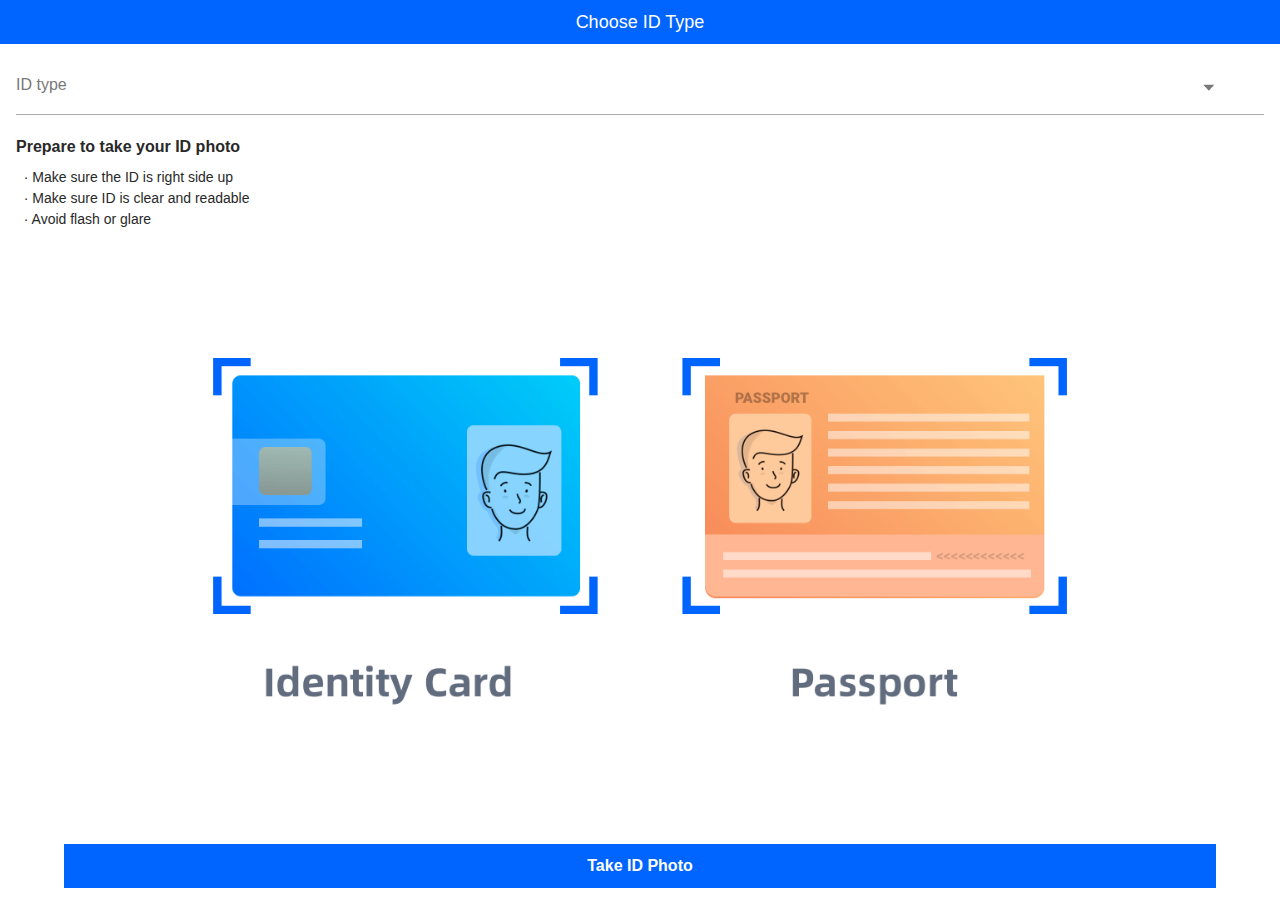
<file: advanced/webrealid-demo/src/main/resources/static/index.html>
<!DOCTYPE html>
<html lang="en">
<head>
  <meta charset="UTF-8">
  <meta name="viewport" content="width=device-width, initial-scale=1.0">
  <title>web-realid</title>
  <link rel="stylesheet" type="text/css" href="./css/home.css">
</head>
<body>
  <div class="routerView">
    <div class="zNavigationBar">Choose ID Type</div>
    <div class="mainContainer">
      <div class="cellContainer">
        <div class="zListLabel" id="zListLabel">ID type</div>
        <select class="zListContent zSelector" name="select" id="zListContent" onchange="onchange" onfocus="onFocus()">
          <option></option>
          <option disabled value="-1">Please select</option>
        </select>
        <div class="zHelperMsg" id="zHelperMsg"></div>
      </div>
      <div class="tipHeader">Prepare to take your ID photo</div>
      <div class="tipText">&nbsp;&nbsp;· Make sure the ID is right side up<br/>&nbsp;&nbsp;· Make sure ID is clear and readable<br/>&nbsp;&nbsp;· Avoid flash or glare</div>
      <img class="docGuideImage" src="./image/docguide.png" alt="">
    </div>
    <div class="footer">
      <div class="zBottomButton" onclick="takePhoto()">Take ID Photo</div>
    </div>
  </div>
</body>

<script src="./js/utils.js"></script>
<script src="./pagejs/home.js"></script>
</html>
</file>
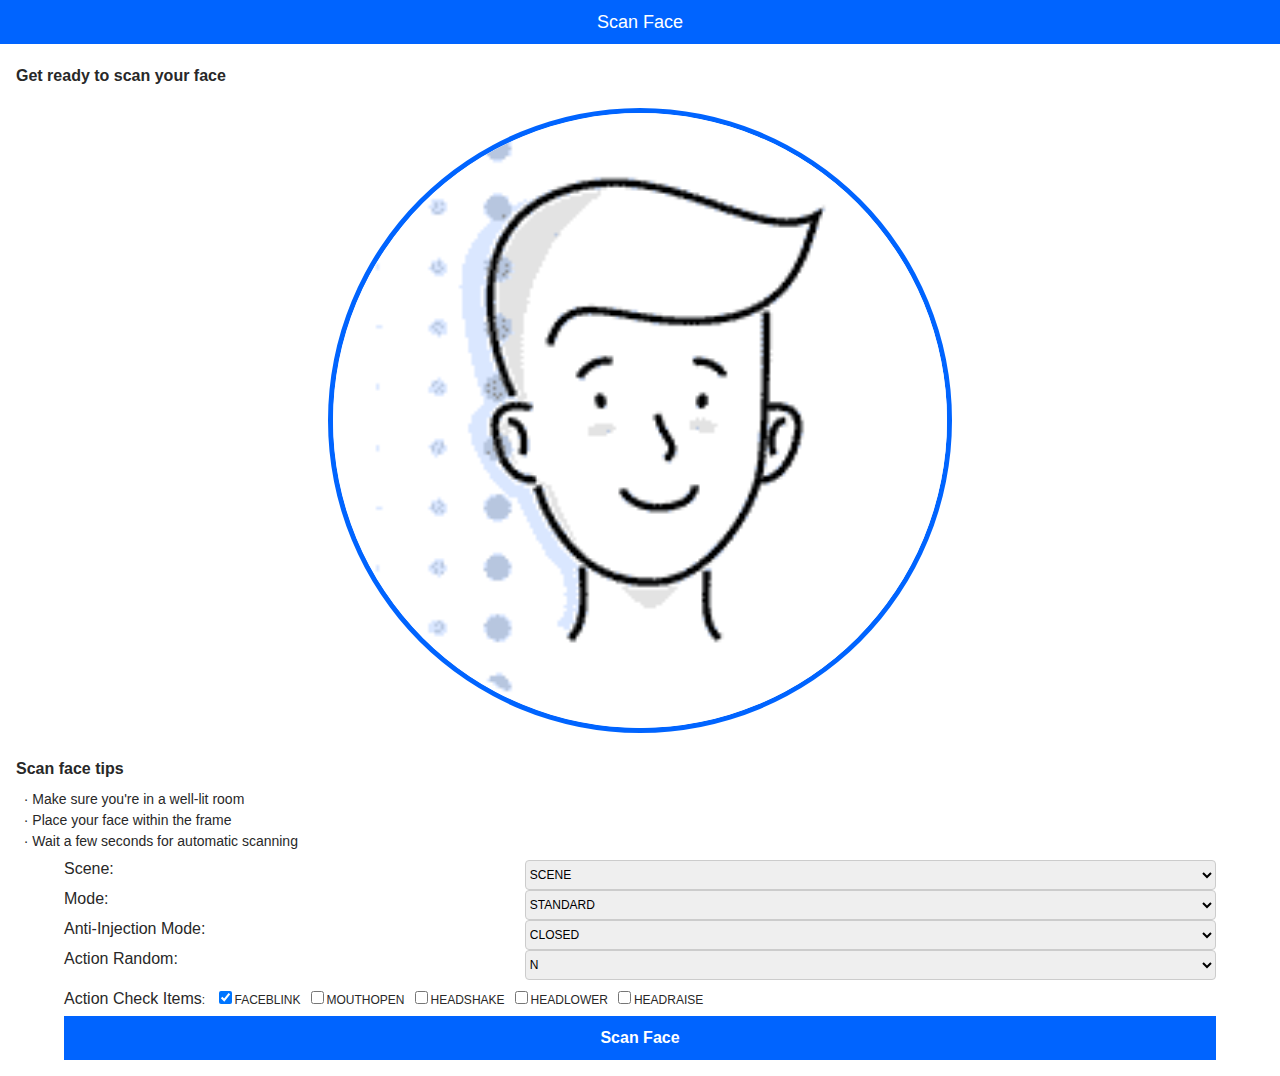
<file: basic/connect-h5/src/main/resources/static/index.html>
<!DOCTYPE html>
<!--
  ~ Copyright (c) 2020 ZOLOZ PTE.LTD.
  ~
  ~ Permission is hereby granted, free of charge, to any person obtaining a copy
  ~ of this software and associated documentation files (the "Software"), to deal
  ~ in the Software without restriction, including without limitation the rights
  ~ to use, copy, modify, merge, publish, distribute, sublicense, and/or sell
  ~ copies of the Software, and to permit persons to whom the Software is
  ~ furnished to do so, subject to the following conditions:
  ~
  ~ The above copyright notice and this permission notice shall be included in all
  ~ copies or substantial portions of the Software.
  ~
  ~ THE SOFTWARE IS PROVIDED "AS IS", WITHOUT WARRANTY OF ANY KIND, EXPRESS OR
  ~ IMPLIED, INCLUDING BUT NOT LIMITED TO THE WARRANTIES OF MERCHANTABILITY,
  ~ FITNESS FOR A PARTICULAR PURPOSE AND NONINFRINGEMENT. IN NO EVENT SHALL THE
  ~ AUTHORS OR COPYRIGHT HOLDERS BE LIABLE FOR ANY CLAIM, DAMAGES OR OTHER
  ~ LIABILITY, WHETHER IN AN ACTION OF CONTRACT, TORT OR OTHERWISE, ARISING FROM,
  ~ OUT OF OR IN CONNECTION WITH THE SOFTWARE OR THE USE OR OTHER DEALINGS IN THE
  ~ SOFTWARE.
  -->

<html lang="en">
  <head>
    <meta charset="UTF-8" />
    <meta name="viewport" content="width=device-width, initial-scale=1.0" />
    <title>web-connect</title>
    <link rel="stylesheet" type="text/css" href="./css/index.css" />
  </head>

  <body>
    <div class="routerView">
      <div class="zNavigationBar">Scan Face</div>
      <div class="mainContainer">
        <div class="tipHeader">Get ready to scan your face</div>
        <div class="imgContainer">
          <div class="gifContainer">
            <img class="faceGuideImage" src="./image/faceguide.gif" />
          </div>
        </div>
        <div class="tipHeader">Scan face tips</div>
        <div class="tipText">
          &nbsp;&nbsp;· Make sure you're in a well-lit room<br />&nbsp;&nbsp;·
          Place your face within the frame<br />&nbsp;&nbsp;· Wait a few seconds
          for automatic scanning
        </div>
      </div>
      <div class="selectContainer">
        <div class="selectBtnDiv">
          <label>Scene:</label>
          <select class="selectBtn" id="sceneCode">
            <option value="" selected disabled>SCENE</option>
          </select>
        </div>
        <div class="selectBtnDiv">
          <label>Mode:</label>
          <select class="selectBtn" id="livenessMode"></select>
        </div>
        <div class="selectBtnDiv">
          <label>Anti-Injection Mode:</label>
          <select class="selectBtn" id="antiInjectionMode"></select>
        </div>
        <div class="selectBtnDiv">
          <label>Action Random:</label>
          <select class="selectBtn" id="actionRandom"></select>
        </div>
      </div>
      <div class="selectContainer checkbox" id="actionCheckItems">
        <label>Action Check Items</label>:
      </div>
      <!-- <div class="selectContainer checkbox" id="actionFrame">
        <label>Action Frame:</label>
      </div> -->
      <div class="footer">
        <div>
          <div class="zBottomButton" onclick="scanFace()">Scan Face</div>
        </div>
      </div>
    </div>
  </body>
  <script src="./js/utils.js"></script>
  <script src="./pagejs/index.js"></script>
</html>
</file>
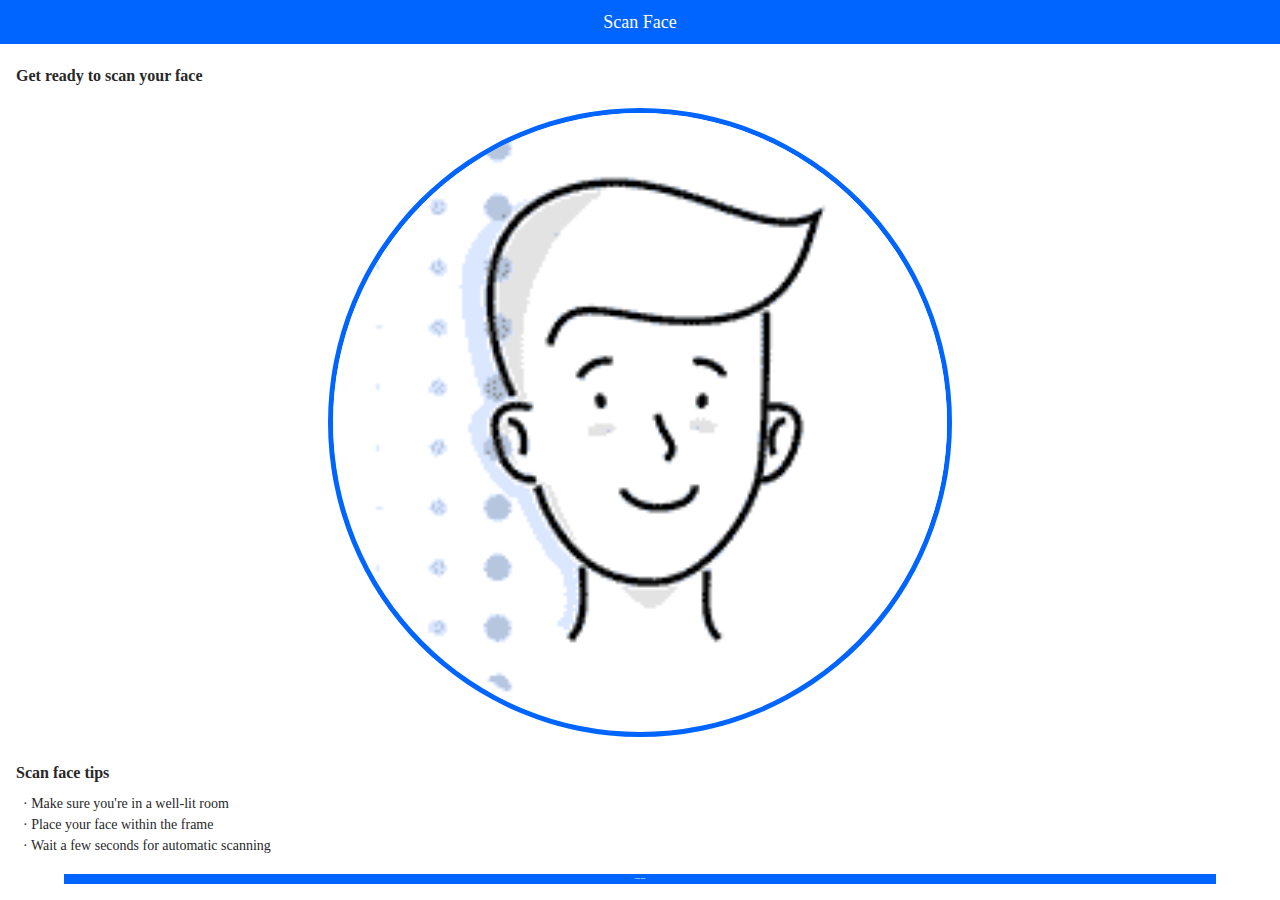
<file: basic/facecapture-h5/src/main/resources/static/index.html>
<!DOCTYPE html>
<!--
  ~ Copyright (c) 2020 ZOLOZ PTE.LTD.
  ~
  ~ Permission is hereby granted, free of charge, to any person obtaining a copy
  ~ of this software and associated documentation files (the "Software"), to deal
  ~ in the Software without restriction, including without limitation the rights
  ~ to use, copy, modify, merge, publish, distribute, sublicense, and/or sell
  ~ copies of the Software, and to permit persons to whom the Software is
  ~ furnished to do so, subject to the following conditions:
  ~
  ~ The above copyright notice and this permission notice shall be included in all
  ~ copies or substantial portions of the Software.
  ~
  ~ THE SOFTWARE IS PROVIDED "AS IS", WITHOUT WARRANTY OF ANY KIND, EXPRESS OR
  ~ IMPLIED, INCLUDING BUT NOT LIMITED TO THE WARRANTIES OF MERCHANTABILITY,
  ~ FITNESS FOR A PARTICULAR PURPOSE AND NONINFRINGEMENT. IN NO EVENT SHALL THE
  ~ AUTHORS OR COPYRIGHT HOLDERS BE LIABLE FOR ANY CLAIM, DAMAGES OR OTHER
  ~ LIABILITY, WHETHER IN AN ACTION OF CONTRACT, TORT OR OTHERWISE, ARISING FROM,
  ~ OUT OF OR IN CONNECTION WITH THE SOFTWARE OR THE USE OR OTHER DEALINGS IN THE
  ~ SOFTWARE.
  -->

<html lang="en">
<head>
  <meta charset="UTF-8">
  <meta name="viewport" content="width=device-width, initial-scale=1.0">
  <title>web-facecapture</title>
  <link rel="stylesheet" type="text/css" href="./css/home.css">
</head>
<body>
<div class="routerView">
  <div class="zNavigationBar">
      Scan Face
  </div>
  <div class="mainContainer">
    <div class="tipHeader">
      Get ready to scan your face
    </div>
    <div class="imgContainer">
      <div class="gifContainer">
        <img class="faceGuideImage" src="./image/faceguide.gif">
      </div>
    </div>
    <div class="tipHeader">
      Scan face tips
    </div>
    <div class="tipText">
      &nbsp;&nbsp;· Make sure you're in a well-lit room<br/>&nbsp;&nbsp;· Place your face within the frame<br/>&nbsp;&nbsp;· Wait a few seconds for automatic scanning
    </div>
  </div>
  <div class="footer">
    <div>
      <div class="zBottomButton" onclick="scanFace()">Scan Face</div>
    </div>
  </div>
</div>
</body>

<script src="./js/utils.js"></script>
<script src="./pagejs/home.js"></script>
</html>
</file>
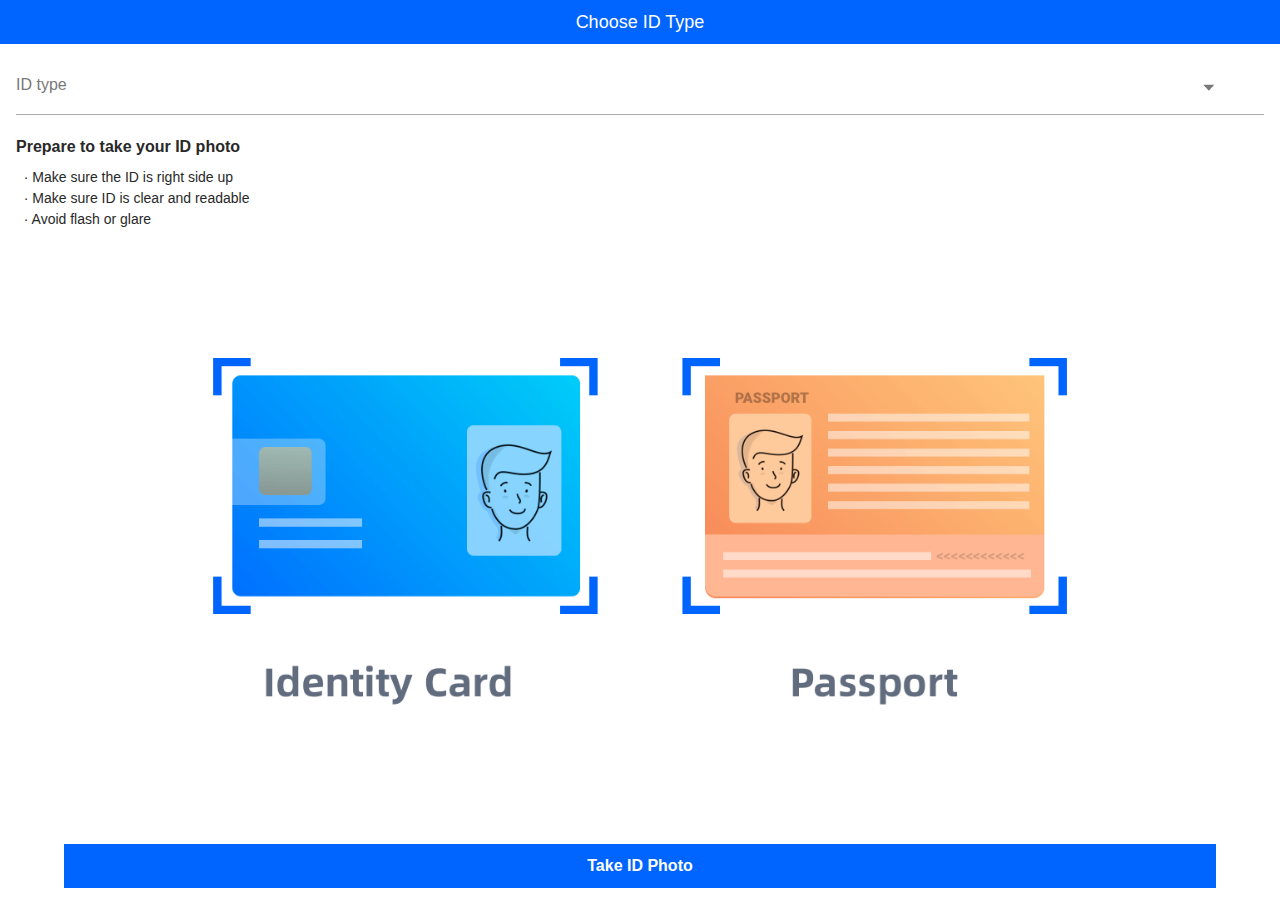
<file: basic/idrecognize-h5/src/main/resources/static/index.html>
<!DOCTYPE html>
<html lang="en">
<head>
  <meta charset="UTF-8">
  <meta name="viewport" content="width=device-width, initial-scale=1.0">
  <title>web-ekyc</title>
  <link rel="stylesheet" type="text/css" href="./css/home.css">
</head>
<body>
  <div class="routerView">
    <div class="zNavigationBar">Choose ID Type</div>
    <div class="mainContainer">
      <div class="cellContainer">
        <div class="zListLabel" id="zListLabel">ID type</div>
        <select class="zListContent zSelector" name="select" id="zListContent" onchange="onchange" onfocus="onFocus()">
          <option></option>
          <option disabled value="-1">Please select</option>
        </select>
        <div class="zHelperMsg" id="zHelperMsg"></div>
      </div>
      <div class="tipHeader">Prepare to take your ID photo</div>
      <div class="tipText">&nbsp;&nbsp;· Make sure the ID is right side up<br/>&nbsp;&nbsp;· Make sure ID is clear and readable<br/>&nbsp;&nbsp;· Avoid flash or glare</div>
      <img class="docGuideImage" src="./image/docguide.png" alt="">
    </div>
    <div class="footer">
      <div class="zBottomButton" onclick="takePhoto()">Take ID Photo</div>
    </div>
  </div>
</body>

<script src="./js/utils.js"></script>
<script src="./pagejs/home.js"></script>
</html>
</file>
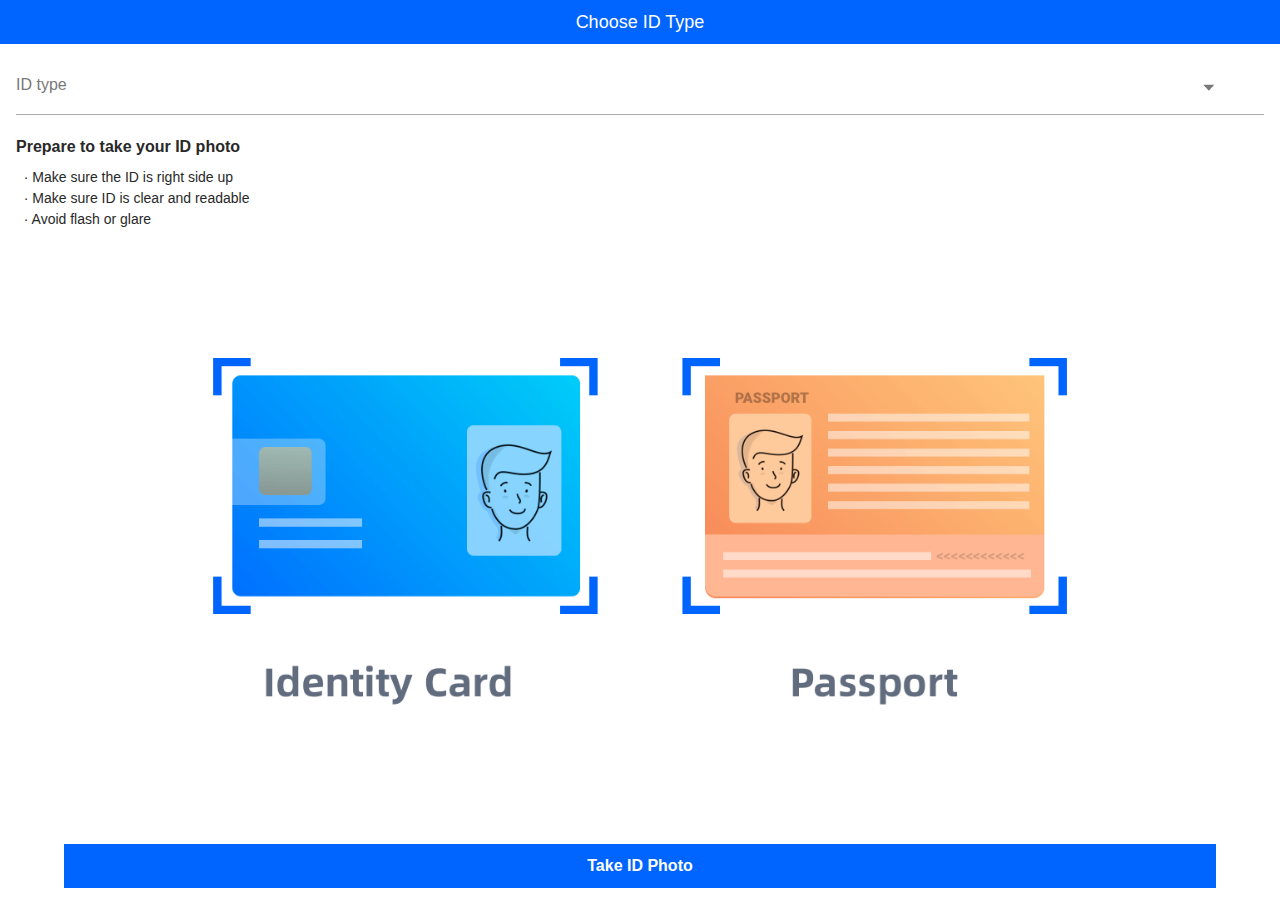
<file: basic/realid-h5/src/main/resources/static/index.html>
<!DOCTYPE html>
<html lang="en">
<head>
  <meta charset="UTF-8">
  <meta name="viewport" content="width=device-width, initial-scale=1.0">
  <title>web-realid</title>
  <link rel="stylesheet" type="text/css" href="./css/home.css">
</head>
<body>
  <div class="routerView">
    <div class="zNavigationBar">Choose ID Type</div>
    <div class="mainContainer">
      <div class="cellContainer">
        <div class="zListLabel" id="zListLabel">ID type</div>
        <select class="zListContent zSelector" name="select" id="zListContent" onchange="onchange" onfocus="onFocus()">
          <option></option>
          <option disabled value="-1">Please select</option>
        </select>
        <div class="zHelperMsg" id="zHelperMsg"></div>
      </div>
      <div class="tipHeader">Prepare to take your ID photo</div>
      <div class="tipText">&nbsp;&nbsp;· Make sure the ID is right side up<br/>&nbsp;&nbsp;· Make sure ID is clear and readable<br/>&nbsp;&nbsp;· Avoid flash or glare</div>
      <img class="docGuideImage" src="./image/docguide.png" alt="">
    </div>
    <div class="footer">
      <div class="zBottomButton" onclick="takePhoto()">Take ID Photo</div>
    </div>
  </div>
</body>

<script src="./js/utils.js"></script>
<script src="./pagejs/home.js"></script>
</html>
</file>
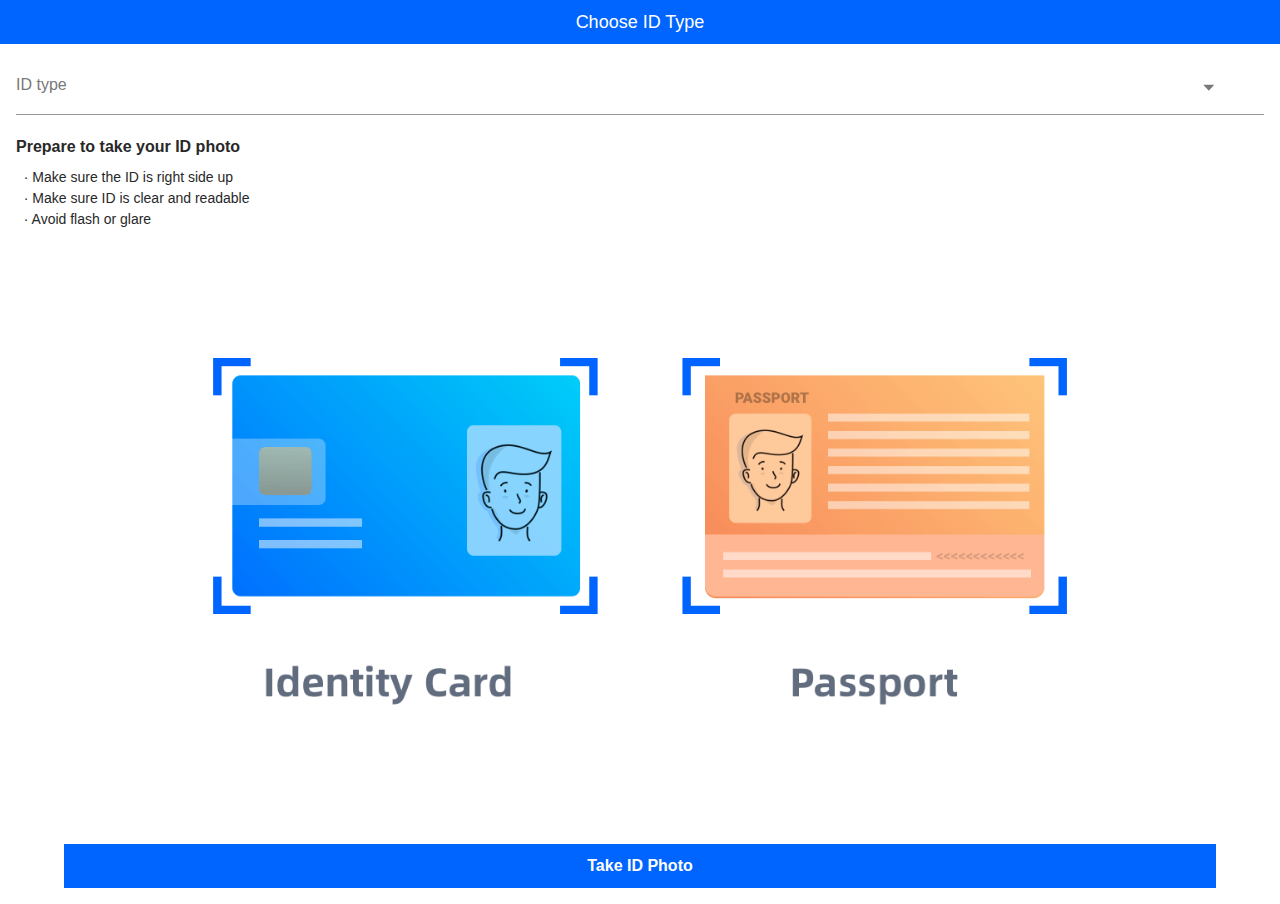
<file: advanced/webekyc-demo/src/main/resources/static/ekyc/index.html>
<!DOCTYPE html><html lang=en><head><meta charset=utf-8><meta http-equiv=X-UA-Compatible content="IE=edge"><meta name=viewport content="width=device-width,initial-scale=1,user-scalable=0,viewport-fit=cover"><link rel=icon href=favicon.ico><title>web-ekyc</title><link href=css/about.8fc609ad.css rel=prefetch><link href=js/about.d8b68bc2.js rel=prefetch><link href=css/app.36b77049.css rel=preload as=style><link href=js/app.41b34a55.js rel=preload as=script><link href=js/chunk-vendors.1047b89d.js rel=preload as=script><link href=css/app.36b77049.css rel=stylesheet></head><body><div id=app></div><script src=js/chunk-vendors.1047b89d.js></script><script src=js/app.41b34a55.js></script></body></html>
</file>
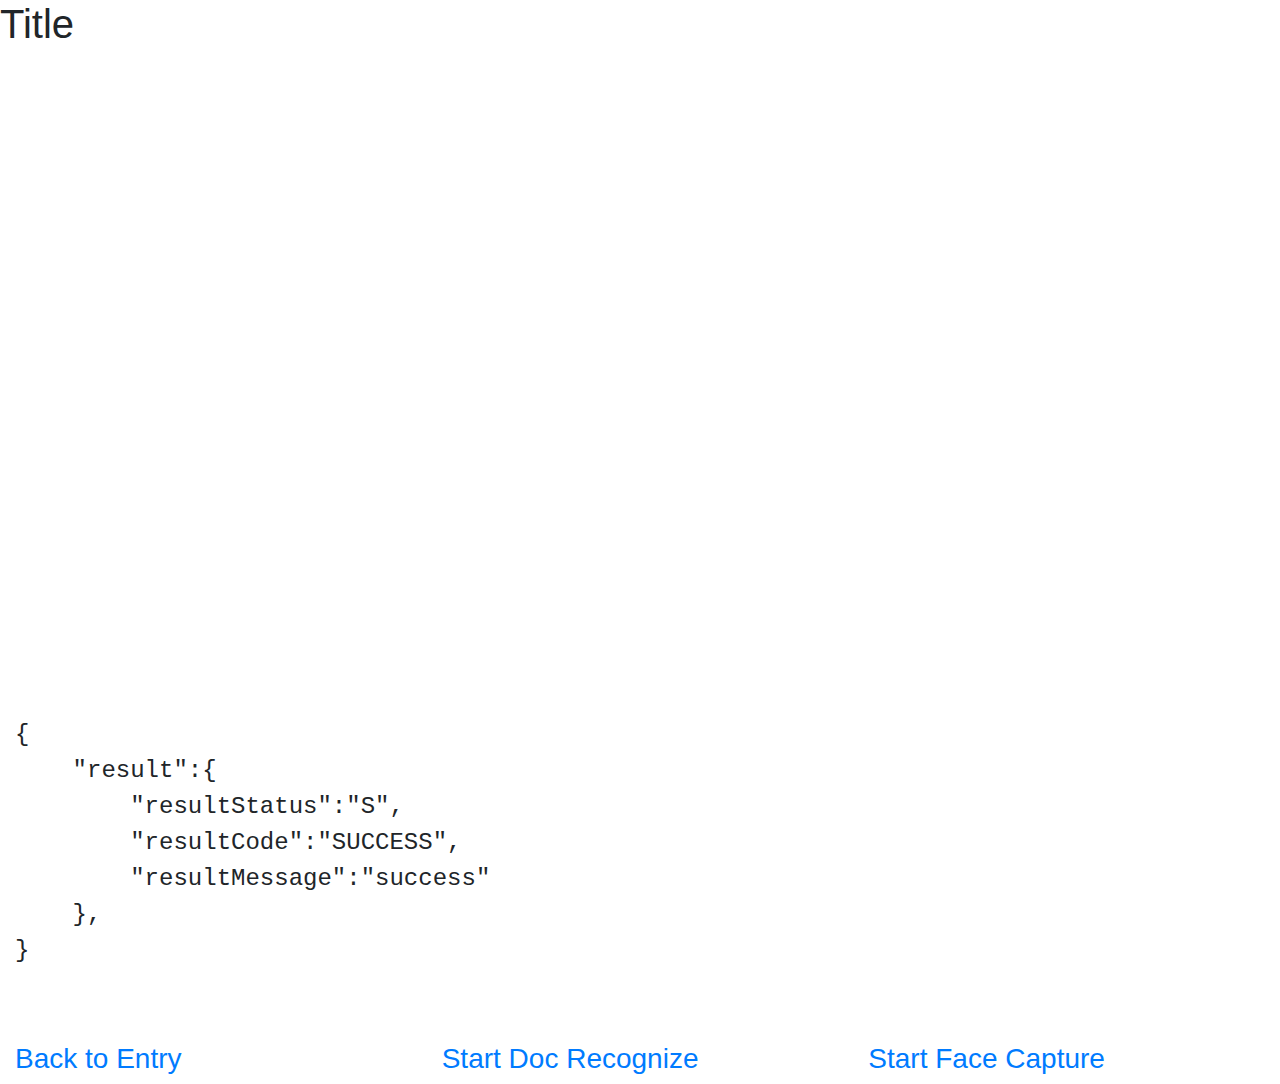
<file: basic/clientmode-bizserver/src/main/resources/templates/result.html>
<!DOCTYPE html>
<!--
  ~ Copyright (c) 2020 ZOLOZ PTE.LTD.
  ~
  ~ Permission is hereby granted, free of charge, to any person obtaining a copy
  ~ of this software and associated documentation files (the "Software"), to deal
  ~ in the Software without restriction, including without limitation the rights
  ~ to use, copy, modify, merge, publish, distribute, sublicense, and/or sell
  ~ copies of the Software, and to permit persons to whom the Software is
  ~ furnished to do so, subject to the following conditions:
  ~
  ~ The above copyright notice and this permission notice shall be included in all
  ~ copies or substantial portions of the Software.
  ~
  ~ THE SOFTWARE IS PROVIDED "AS IS", WITHOUT WARRANTY OF ANY KIND, EXPRESS OR
  ~ IMPLIED, INCLUDING BUT NOT LIMITED TO THE WARRANTIES OF MERCHANTABILITY,
  ~ FITNESS FOR A PARTICULAR PURPOSE AND NONINFRINGEMENT. IN NO EVENT SHALL THE
  ~ AUTHORS OR COPYRIGHT HOLDERS BE LIABLE FOR ANY CLAIM, DAMAGES OR OTHER
  ~ LIABILITY, WHETHER IN AN ACTION OF CONTRACT, TORT OR OTHERWISE, ARISING FROM,
  ~ OUT OF OR IN CONNECTION WITH THE SOFTWARE OR THE USE OR OTHER DEALINGS IN THE
  ~ SOFTWARE.
  -->

<html xmlns:th="http://www.thymeleaf.org">

<head>
    <title th:text="${title}">title</title>
    <link rel="stylesheet" href="https://stackpath.bootstrapcdn.com/bootstrap/4.4.1/css/bootstrap.min.css"
          integrity="sha384-Vkoo8x4CGsO3+Hhxv8T/Q5PaXtkKtu6ug5TOeNV6gBiFeWPGFN9MuhOf23Q9Ifjh" crossorigin="anonymous" />
</head>

<body>
<div class="container-fluid">

    <div class="row">
        <h1 style="text-align:center" th:text="${title}">Title</h1>
    </div>

    <div class="row">
        <div class="col">
            <img width="100%" th:src="${image}" src="[data-uri]"/>
        </div>
    </div>
    <div class="row">
        <div class="col">
                <pre>
                    <code style="font-size:x-large" th:text="${result}">
{
    "result":{
        "resultStatus":"S",
        "resultCode":"SUCCESS",
        "resultMessage":"success"
    },
}
                    </code>
                </pre>
        </div>
    </div>

    <div class="row">
        <div class="col">
            <h3><a href="/index.html">Back to Entry</a></h3>
        </div>
        <div class="col">
            <h3><a href="/doc">Start Doc Recognize</a></h3>
        </div>
        <div class="col">
            <h3><a href="/face">Start Face Capture</a></h3>
        </div>
    </div>

</div>
</body>

</html>
</file>
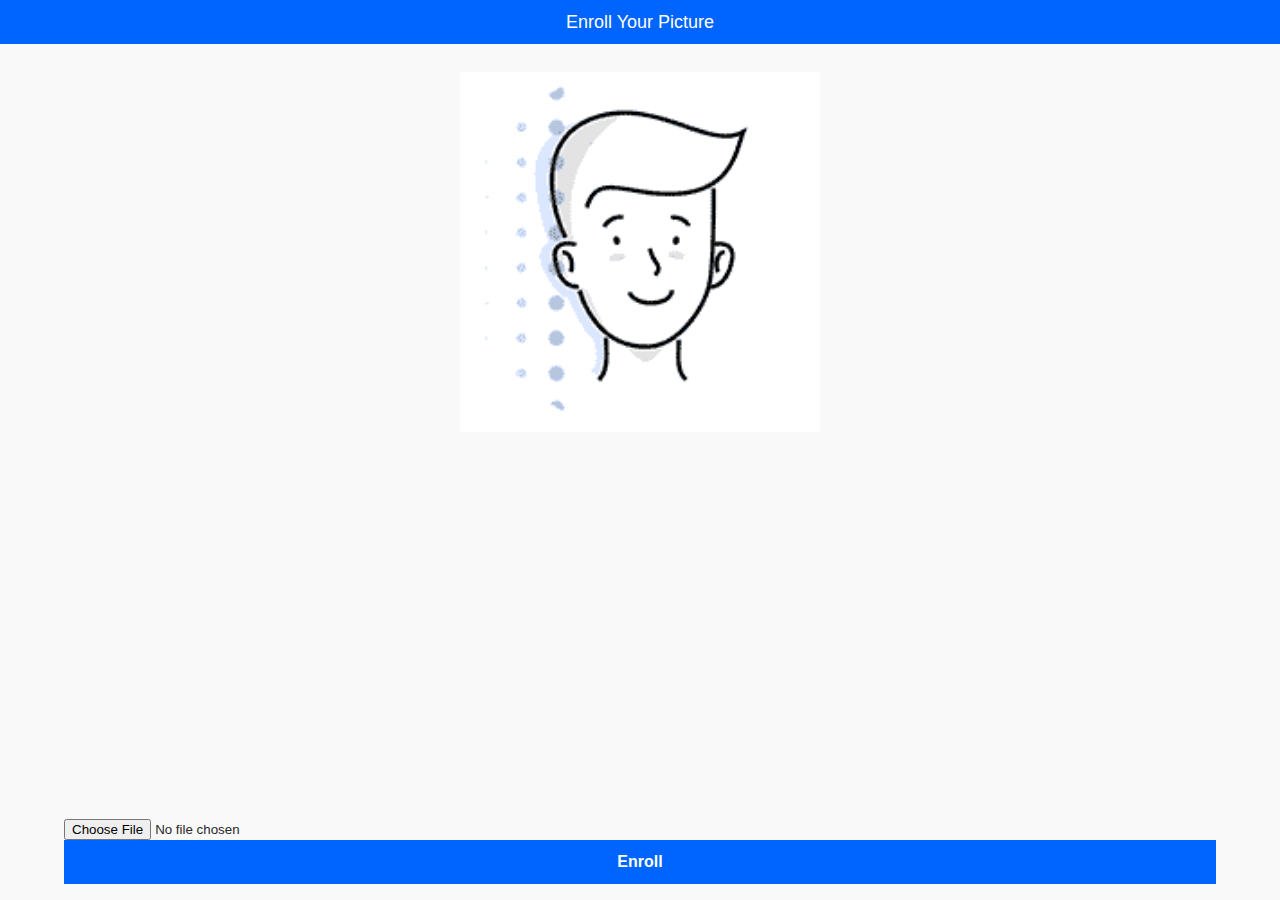
<file: basic/connect-h5/src/main/resources/static/enroll.html>
<!DOCTYPE html>
<!--
  ~ Copyright (c) 2020 ZOLOZ PTE.LTD.
  ~
  ~ Permission is hereby granted, free of charge, to any person obtaining a copy
  ~ of this software and associated documentation files (the "Software"), to deal
  ~ in the Software without restriction, including without limitation the rights
  ~ to use, copy, modify, merge, publish, distribute, sublicense, and/or sell
  ~ copies of the Software, and to permit persons to whom the Software is
  ~ furnished to do so, subject to the following conditions:
  ~
  ~ The above copyright notice and this permission notice shall be included in all
  ~ copies or substantial portions of the Software.
  ~
  ~ THE SOFTWARE IS PROVIDED "AS IS", WITHOUT WARRANTY OF ANY KIND, EXPRESS OR
  ~ IMPLIED, INCLUDING BUT NOT LIMITED TO THE WARRANTIES OF MERCHANTABILITY,
  ~ FITNESS FOR A PARTICULAR PURPOSE AND NONINFRINGEMENT. IN NO EVENT SHALL THE
  ~ AUTHORS OR COPYRIGHT HOLDERS BE LIABLE FOR ANY CLAIM, DAMAGES OR OTHER
  ~ LIABILITY, WHETHER IN AN ACTION OF CONTRACT, TORT OR OTHERWISE, ARISING FROM,
  ~ OUT OF OR IN CONNECTION WITH THE SOFTWARE OR THE USE OR OTHER DEALINGS IN THE
  ~ SOFTWARE.
  -->

<html lang="en">
  <head>
    <meta charset="UTF-8" />
    <meta name="viewport" content="width=device-width, initial-scale=1.0" />
    <title>web-connect</title>
    <link rel="stylesheet" type="text/css" href="./css/enroll.css" />
  </head>

  <body>
    <div class="routerView">
      <div class="zNavigationBar">Enroll Your Picture</div>
      <div class="resultMainContainer">
        <div class="imageContainer">
          <img id="faceImage" class="image" src="./image/faceguide.gif" />
        </div>
      </div>
      <div class="footer">
        <div>
          <input type="file" name="file" id="imgFile" class="inputfile" accept="image/*" onchange="changePic()"/>
          <div class="zBottomButton" onclick="enrollClick()">Enroll</div>
        </div>
      </div>
    </div>
  </body>

  <script src="./js/utils.js"></script>
  <script src="./pagejs/enroll.js"></script>
</html>
</file>
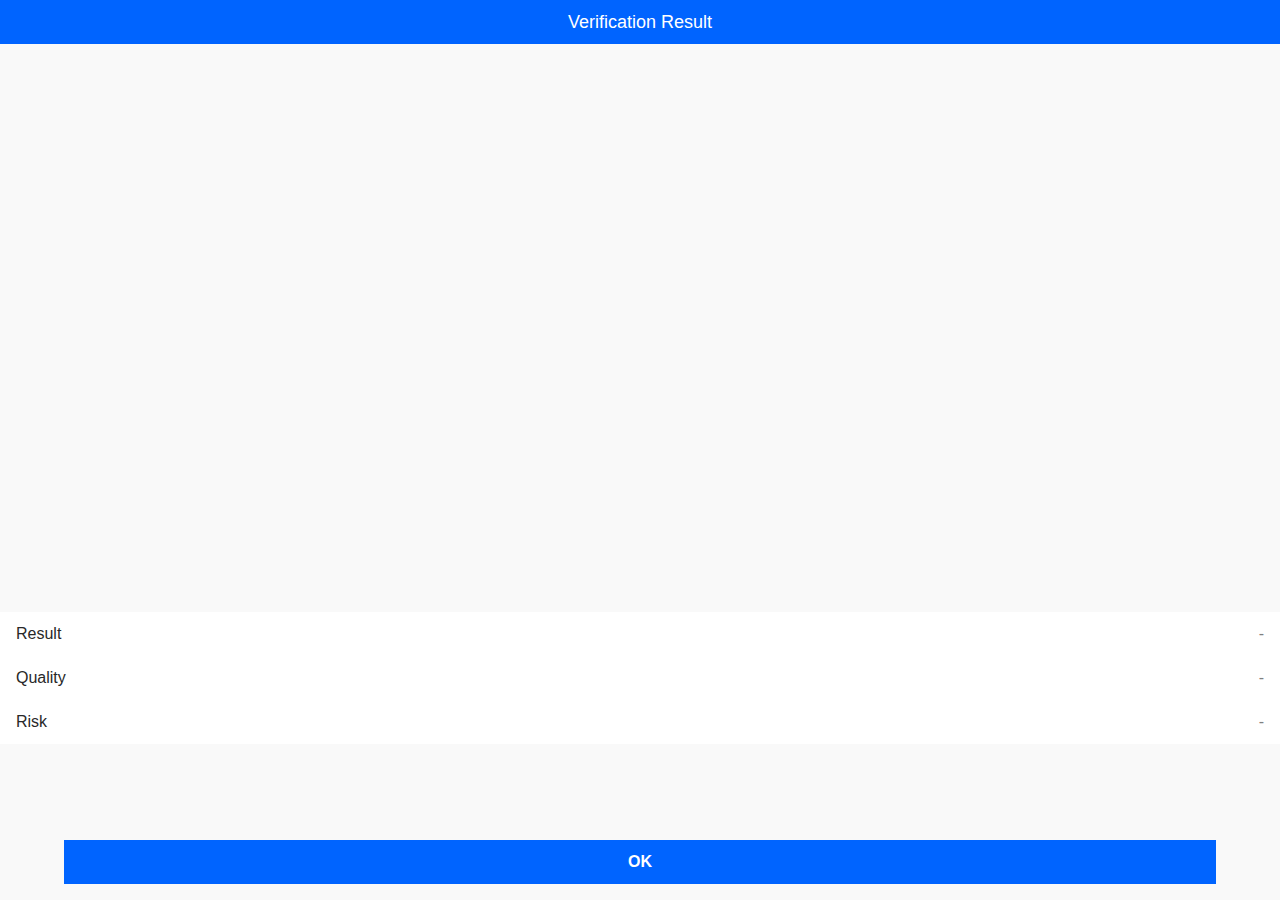
<file: basic/connect-h5/src/main/resources/static/result.html>
<!DOCTYPE html>
<!--
  ~ Copyright (c) 2020 ZOLOZ PTE.LTD.
  ~
  ~ Permission is hereby granted, free of charge, to any person obtaining a copy
  ~ of this software and associated documentation files (the "Software"), to deal
  ~ in the Software without restriction, including without limitation the rights
  ~ to use, copy, modify, merge, publish, distribute, sublicense, and/or sell
  ~ copies of the Software, and to permit persons to whom the Software is
  ~ furnished to do so, subject to the following conditions:
  ~
  ~ The above copyright notice and this permission notice shall be included in all
  ~ copies or substantial portions of the Software.
  ~
  ~ THE SOFTWARE IS PROVIDED "AS IS", WITHOUT WARRANTY OF ANY KIND, EXPRESS OR
  ~ IMPLIED, INCLUDING BUT NOT LIMITED TO THE WARRANTIES OF MERCHANTABILITY,
  ~ FITNESS FOR A PARTICULAR PURPOSE AND NONINFRINGEMENT. IN NO EVENT SHALL THE
  ~ AUTHORS OR COPYRIGHT HOLDERS BE LIABLE FOR ANY CLAIM, DAMAGES OR OTHER
  ~ LIABILITY, WHETHER IN AN ACTION OF CONTRACT, TORT OR OTHERWISE, ARISING FROM,
  ~ OUT OF OR IN CONNECTION WITH THE SOFTWARE OR THE USE OR OTHER DEALINGS IN THE
  ~ SOFTWARE.
  -->

<html lang="en">
  <head>
    <meta charset="UTF-8" />
    <meta name="viewport" content="width=device-width, initial-scale=1.0" />
    <title>web-connect</title>
    <link rel="stylesheet" type="text/css" href="./css/result.css" />
  </head>

  <body>
    <div class="routerView">
      <div class="zNavigationBar">Verification Result</div>
      <div class="resultMainContainer">
        <div class="imageContainer">
          <img id="faceImage" class="image" />
        </div>
        <div class="imageContainer">
          <img id="refImage" class="image" />
        </div>
        <div class="textContainer">
          <div class="leftText">Result</div>
          <div id="result" class="rightText">-</div>
        </div>
        <div class="textContainer">
          <div class="leftText">Quality</div>
          <div id="score" class="rightText">-</div>
        </div>
        <div class="textContainer">
          <div class="leftText">Risk</div>
          <div id="risk" class="rightText">-</div>
        </div>
      </div>
      <div class="footer">
        <div>
          <div class="zBottomButton" onclick="okClick()">OK</div>
        </div>
      </div>
    </div>
  </body>

  <script src="./js/utils.js"></script>
  <script src="./pagejs/result.js"></script>
</html>
</file>
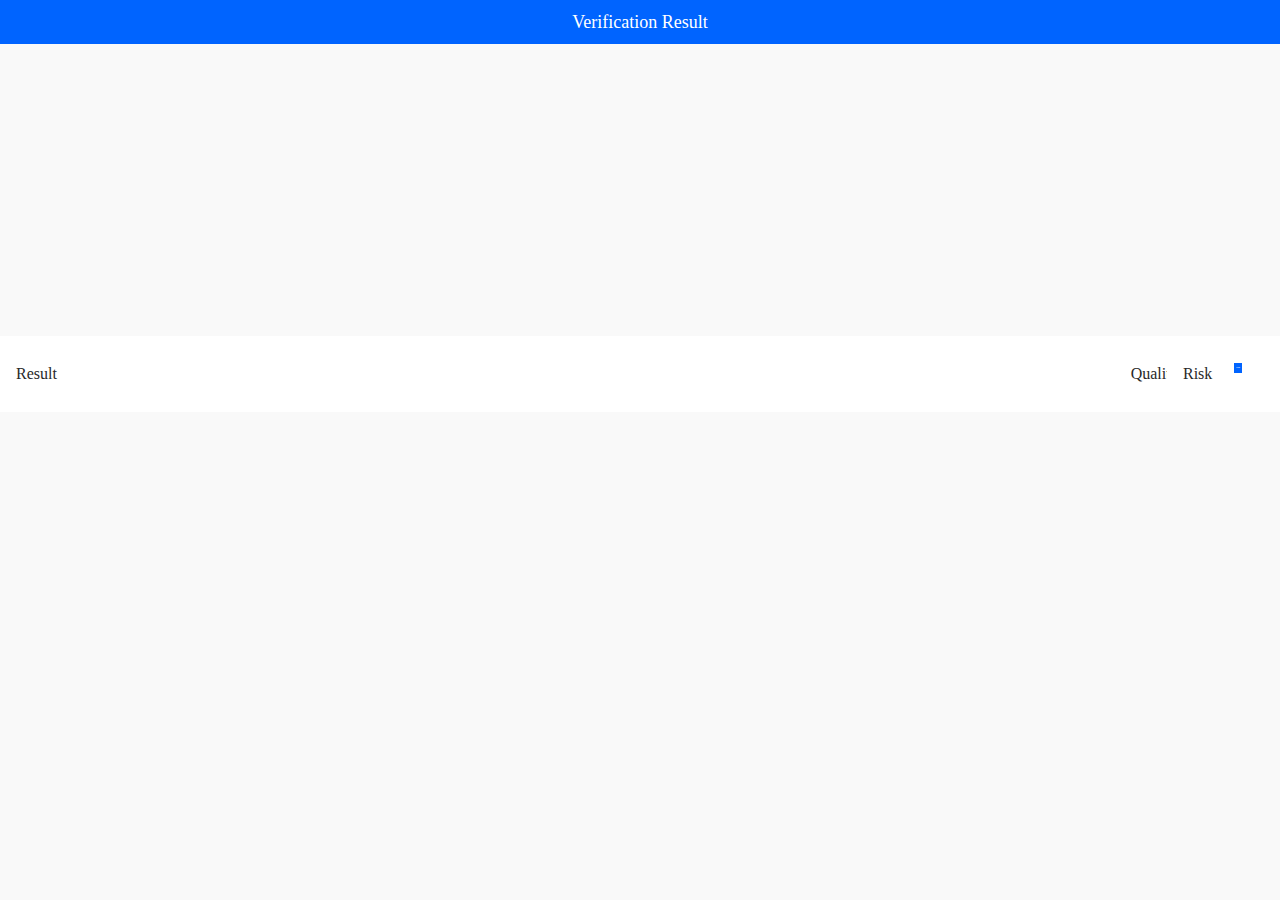
<file: basic/facecapture-h5/src/main/resources/static/result.html>
<!DOCTYPE html>
<!--
  ~ Copyright (c) 2020 ZOLOZ PTE.LTD.
  ~
  ~ Permission is hereby granted, free of charge, to any person obtaining a copy
  ~ of this software and associated documentation files (the "Software"), to deal
  ~ in the Software without restriction, including without limitation the rights
  ~ to use, copy, modify, merge, publish, distribute, sublicense, and/or sell
  ~ copies of the Software, and to permit persons to whom the Software is
  ~ furnished to do so, subject to the following conditions:
  ~
  ~ The above copyright notice and this permission notice shall be included in all
  ~ copies or substantial portions of the Software.
  ~
  ~ THE SOFTWARE IS PROVIDED "AS IS", WITHOUT WARRANTY OF ANY KIND, EXPRESS OR
  ~ IMPLIED, INCLUDING BUT NOT LIMITED TO THE WARRANTIES OF MERCHANTABILITY,
  ~ FITNESS FOR A PARTICULAR PURPOSE AND NONINFRINGEMENT. IN NO EVENT SHALL THE
  ~ AUTHORS OR COPYRIGHT HOLDERS BE LIABLE FOR ANY CLAIM, DAMAGES OR OTHER
  ~ LIABILITY, WHETHER IN AN ACTION OF CONTRACT, TORT OR OTHERWISE, ARISING FROM,
  ~ OUT OF OR IN CONNECTION WITH THE SOFTWARE OR THE USE OR OTHER DEALINGS IN THE
  ~ SOFTWARE.
  -->

<html lang="en">
<head>
  <meta charset="UTF-8">
  <meta name="viewport" content="width=device-width, initial-scale=1.0">
  <title>web-facecapture</title>
  <link rel="stylesheet" type="text/css" href="./css/result.css">
</head>
<body>
<div class="routerView">
  <div class="zNavigationBar">
      Verification Result
  </div>
  <div class="resultMainContainer">
    <div class="imageContainer">
      <img id='faceImage' class='image'/>
    </div>
    <div class="textContainer">
      <div class="leftText">Result</div>
      <div id='result' class="rightText"/>
    </div>
    <div class="textContainer">
      <div class="leftText">Quality</div>
      <div id='score' class="rightText"/>
    </div>
    <div class="textContainer">
      <div class="leftText">Risk</div>
      <div id='risk' class="rightText"/>
    </div>
  </div>
  <div class="footer">
    <div>
      <div class="zBottomButton" onclick="okClick()">OK</div>
    </div>
  </div>
</div>
</body>

<script src="./js/utils.js"></script>
<script src="./pagejs/result.js"></script>

</html>
</file>
<file: advanced/webrealid-demo/src/main/resources/static/css/home.css>
body {
  padding: 0;
  margin: 0;
  color: #282828;
  font-size: 16px;
  font-family: Helvetica, Arial, sans-serif;
}
.routerView {
  display: flex;
  flex-direction: column;
  min-height: 100vh;
}
.routerView .zNavigationBar {
  display: flex;
  align-items: center;
  justify-content: center;
  width: 100%;
  height: 44px;
  background-color: #0064FF;
  color: #ffffff;
  font-size: 18px;
  line-height: 44px;
}
.routerView .mainContainer {
  flex: 1;
  padding: 16px 16px 0;
}

.routerView .mainContainer .cellContainer {
  position: relative;
  /* font-weight: 600; */
  border: none;
  width: 100%;
}
.routerView .mainContainer .cellContainer .zListContent {
  padding: 16px 0 4px;
  border: none;
  border-bottom: 1px solid #aaa;
  width: 100%;
  height: 55px;
  font-weight: 600;
  font-size: 16px;
}

.routerView .mainContainer .cellContainer .zSelector {
  background: url("./../image/selectoricon.png") no-repeat 96%;
  background-size: 12px;
  -webkit-tap-highlight-color: rgba(255,255,255,0);
  /* selector右边小三角去除 */
  -webkit-appearance: none;
}
.routerView .mainContainer .cellContainer .zListLabel {
  font-size: 1rem;
  font-weight: 400;
  color: #787878;
  position: absolute;
  left: 0;
  right: 0;
  top: 1rem;
  pointer-events: none;
  -webkit-transition: 0.2s ease all;
  transition: 0.2s ease all;
}

.routerView .mainContainer .cellContainer .zHelperMsg {
  font-size: 14px;
  height: 16px;
  line-height: 16px;
  width: 100%;
  box-sizing: border-box;
  padding: 0;
}

.routerView .mainContainer .tipHeader {
  padding: 4px 0;
  font-size: 16px;
  font-weight: 700;
  line-height: 1.5;
}
.routerView .mainContainer .tipText {
  padding: 4px 0;
  font-size: 14px;
  line-height: 1.5;
}
.routerView .mainContainer .docGuideImage {
  padding: 10px 0;
  width: 100%;
}
.routerView .footer {
  display: flex;
  align-items: center;
  justify-content: center;  
  padding: 4px 5% 16px;
}
.routerView .footer .zBottomButton {
  width: 100%;
  border: 2px solid #0064FF;
  background-color: #0064FF;
  color: white;
  height: 2.5rem;
  line-height: 2.5rem;
  text-align: center;
  font-weight: bold;
}

/* 选中时黄色框去除 */
:focus{
  outline: 0;
}
</file>
<file: basic/connect-h5/src/main/resources/static/css/index.css>
/*
 * Copyright (c) 2020 ZOLOZ PTE.LTD.
 *
 * Permission is hereby granted, free of charge, to any person obtaining a copy
 * of this software and associated documentation files (the "Software"), to deal
 * in the Software without restriction, including without limitation the rights
 * to use, copy, modify, merge, publish, distribute, sublicense, and/or sell
 * copies of the Software, and to permit persons to whom the Software is
 * furnished to do so, subject to the following conditions:
 *
 * The above copyright notice and this permission notice shall be included in all
 * copies or substantial portions of the Software.
 *
 * THE SOFTWARE IS PROVIDED "AS IS", WITHOUT WARRANTY OF ANY KIND, EXPRESS OR
 * IMPLIED, INCLUDING BUT NOT LIMITED TO THE WARRANTIES OF MERCHANTABILITY,
 * FITNESS FOR A PARTICULAR PURPOSE AND NONINFRINGEMENT. IN NO EVENT SHALL THE
 * AUTHORS OR COPYRIGHT HOLDERS BE LIABLE FOR ANY CLAIM, DAMAGES OR OTHER
 * LIABILITY, WHETHER IN AN ACTION OF CONTRACT, TORT OR OTHERWISE, ARISING FROM,
 * OUT OF OR IN CONNECTION WITH THE SOFTWARE OR THE USE OR OTHER DEALINGS IN THE
 * SOFTWARE.
 */

body {
  padding: 0;
  margin: 0;
  color: #282828;
  font-size: 16px;
  font-family: Helvetica, Arial, sans-serif;
  -webkit-font-smoothing: antialiased;
  -moz-osx-font-smoothing: grayscale;
}

.routerView {
  display: flex;
  min-height: 100vh;
  flex-direction: column;
}

.mainContainer {
  flex: 1;
  padding: 60px 16px 0;
}

.footer {
  padding-top: 4px;
  padding-bottom: 16px;
  padding-left: 5%;
  padding-right: 5%;
}

.tipHeader {
  padding: 4px 0;
  font-size: 16px;
  font-weight: 700;
  line-height: 1.5;
}

.tipText {
  padding: 4px 0;
  font-size: 14px;
  line-height: 1.5;
}

.imgContainer {
  text-align: center;
  padding: 16px 0;
}

.gifContainer {
  border-radius: 50%;
  border-style: solid;
  border-width: 5px;
  border-color: #0064ff;
  box-sizing: border-box;
  display: inline-block;
  overflow: hidden;
  width: 50%;
}

.faceGuideImage {
  border-radius: 50%;
  width: calc(1px + 100%);
  display: block;
}

.zBottomButton {
  border: 2px solid #0064ff;
  background-color: #0064ff;
  color: white;
  height: 2.5rem;
  line-height: 2.5rem;
  text-align: center;
  font-weight: bold;
}

.zNavigationBar {
  position: absolute;
  z-index: 10;
  width: 100%;
  height: 44px;
  top: 0;
  background-color: #0064ff;
  color: white;
  line-height: 44px;
  text-align: center;
  font-size: 18px;
}

.selectBtn {
  width: 60%;
  padding: 4px 0;
  height: 30px;
  font-size: 12px;
  margin: 0 auto;
  border: 1px solid #ccc;
  border-radius: 4px;
  box-sizing: border-box;
  float: right;
}

.selectContainer {
  padding: 4px 5%;
  font-size: 12px;
}

.selectBtnDiv {
  width: 100%;
  font-size: 12px;
  height: 30px;
}

label {
  font-size: 16px;
}

.selectContainer input {
  margin-left: 10px;
}

.checkbox div {
  display: inline-block;
}
</file>
<file: basic/facecapture-h5/src/main/resources/static/css/home.css>
/*
 * Copyright (c) 2020 ZOLOZ PTE.LTD.
 *
 * Permission is hereby granted, free of charge, to any person obtaining a copy
 * of this software and associated documentation files (the "Software"), to deal
 * in the Software without restriction, including without limitation the rights
 * to use, copy, modify, merge, publish, distribute, sublicense, and/or sell
 * copies of the Software, and to permit persons to whom the Software is
 * furnished to do so, subject to the following conditions:
 *
 * The above copyright notice and this permission notice shall be included in all
 * copies or substantial portions of the Software.
 *
 * THE SOFTWARE IS PROVIDED "AS IS", WITHOUT WARRANTY OF ANY KIND, EXPRESS OR
 * IMPLIED, INCLUDING BUT NOT LIMITED TO THE WARRANTIES OF MERCHANTABILITY,
 * FITNESS FOR A PARTICULAR PURPOSE AND NONINFRINGEMENT. IN NO EVENT SHALL THE
 * AUTHORS OR COPYRIGHT HOLDERS BE LIABLE FOR ANY CLAIM, DAMAGES OR OTHER
 * LIABILITY, WHETHER IN AN ACTION OF CONTRACT, TORT OR OTHERWISE, ARISING FROM,
 * OUT OF OR IN CONNECTION WITH THE SOFTWARE OR THE USE OR OTHER DEALINGS IN THE
 * SOFTWARE.
 */

body {
  padding: 0;
  margin: 0;
  color: #282828;
  font-size:16px;
}

#app {
  font-family: Helvetica, Arial, sans-serif;
  -webkit-font-smoothing: antialiased;
  -moz-osx-font-smoothing: grayscale;
}

.routerView {
  display: flex;
  min-height: 100vh;
  flex-direction: column;
}

.mainContainer {
  flex: 1;
  padding: 60px 16px 0;
}

.footer {
  padding-top: 4px;
  padding-bottom: 16px;
  padding-left: 5%;
  padding-right: 5%;
}

.tipHeader {
  padding: 4px 0;
  font-size: 16px;
  font-weight: 700;
  line-height: 1.5;
}

.tipText {
  padding: 4px 0;
  font-size: 14px;
  line-height: 1.5;
}

.imgContainer {
  text-align: center;
  padding: 16px 0;
}

.gifContainer {
  border-radius: 50%;
  border-style: solid;
  border-width: 5px;
  border-color: #0064ff;
  box-sizing: border-box;
  display: inline-block;
  overflow: hidden;
  width: 50%;
}

.faceGuideImage {
  border-radius: 50%;
  width: calc(1px + 100%); //一个奇怪的bug，如果100%会导致border-radius不生效
  display: block;
}

.zBottomButton{
  border: 2px solid #0064FF;
  background-color: #0064FF;
  color: white;
  height: 0.4rem;
  line-height: 0.4rem;
  text-align: center;
  font-size: 0.16rem;
  font-weight: bold;

  &.disableClick{
    background-color: #BFBFBF;
    border-color: #BFBFBF;
  }

  &.second{
    background-color: white;
    color: #0064FF;
  }
}

.zNavigationBar{
  position: absolute;
  z-index: 10;
  width: 100%;
  height: 44px;
  top: 0;
  background-color: #0064FF;
  color: white;
  line-height: 44px;
  text-align: center;
  font-size: 18px;
}
</file>
<file: basic/idrecognize-h5/src/main/resources/static/css/home.css>
/*
 * Copyright (c) 2020 ZOLOZ PTE.LTD.
 *
 * Permission is hereby granted, free of charge, to any person obtaining a copy
 * of this software and associated documentation files (the "Software"), to deal
 * in the Software without restriction, including without limitation the rights
 * to use, copy, modify, merge, publish, distribute, sublicense, and/or sell
 * copies of the Software, and to permit persons to whom the Software is
 * furnished to do so, subject to the following conditions:
 *
 * The above copyright notice and this permission notice shall be included in all
 * copies or substantial portions of the Software.
 *
 * THE SOFTWARE IS PROVIDED "AS IS", WITHOUT WARRANTY OF ANY KIND, EXPRESS OR
 * IMPLIED, INCLUDING BUT NOT LIMITED TO THE WARRANTIES OF MERCHANTABILITY,
 * FITNESS FOR A PARTICULAR PURPOSE AND NONINFRINGEMENT. IN NO EVENT SHALL THE
 * AUTHORS OR COPYRIGHT HOLDERS BE LIABLE FOR ANY CLAIM, DAMAGES OR OTHER
 * LIABILITY, WHETHER IN AN ACTION OF CONTRACT, TORT OR OTHERWISE, ARISING FROM,
 * OUT OF OR IN CONNECTION WITH THE SOFTWARE OR THE USE OR OTHER DEALINGS IN THE
 * SOFTWARE.
 */

body {
  padding: 0;
  margin: 0;
  color: #282828;
  font-size: 16px;
  font-family: Helvetica, Arial, sans-serif;
}
.routerView {
  display: flex;
  flex-direction: column;
  min-height: 100vh;
}
.routerView .zNavigationBar {
  display: flex;
  align-items: center;
  justify-content: center;
  width: 100%;
  height: 44px;
  background-color: #0064FF;
  color: #ffffff;
  font-size: 18px;
  line-height: 44px;
}
.routerView .mainContainer {
  flex: 1;
  padding: 16px 16px 0;
}

.routerView .mainContainer .cellContainer {
  position: relative;
  /* font-weight: 600; */
  border: none;
  width: 100%;
}
.routerView .mainContainer .cellContainer .zListContent {
  padding: 16px 0 4px;
  border: none;
  border-bottom: 1px solid #aaa;
  width: 100%;
  height: 55px;
  font-weight: 600;
  font-size: 16px;
}

.routerView .mainContainer .cellContainer .zSelector {
  background: url("./../image/selectoricon.png") no-repeat 96%;
  background-size: 12px;
  -webkit-tap-highlight-color: rgba(255,255,255,0);
  /* remove triangle right of selector
      selector右边小三角去除 */
  -webkit-appearance: none;
}
.routerView .mainContainer .cellContainer .zListLabel {
  font-size: 1rem;
  font-weight: 400;
  color: #787878;
  position: absolute;
  left: 0;
  right: 0;
  top: 1rem;
  pointer-events: none;
  -webkit-transition: 0.2s ease all;
  transition: 0.2s ease all;
}

.routerView .mainContainer .cellContainer .zHelperMsg {
  font-size: 14px;
  height: 16px;
  line-height: 16px;
  width: 100%;
  box-sizing: border-box;
  padding: 0;
}

.routerView .mainContainer .tipHeader {
  padding: 4px 0;
  font-size: 16px;
  font-weight: 700;
  line-height: 1.5;
}
.routerView .mainContainer .tipText {
  padding: 4px 0;
  font-size: 14px;
  line-height: 1.5;
}
.routerView .mainContainer .docGuideImage {
  padding: 10px 0;
  width: 100%;
}
.routerView .footer {
  display: flex;
  align-items: center;
  justify-content: center;  
  padding: 4px 5% 16px;
}
.routerView .footer .zBottomButton {
  width: 100%;
  border: 2px solid #0064FF;
  background-color: #0064FF;
  color: white;
  height: 2.5rem;
  line-height: 2.5rem;
  text-align: center;
  font-weight: bold;
}

/* remove yellow box when selected
  选中时黄色框去除 */
:focus{
  outline: 0;
}
</file>
<file: basic/realid-h5/src/main/resources/static/css/home.css>
/*
 * Copyright (c) 2020 ZOLOZ PTE.LTD.
 *
 * Permission is hereby granted, free of charge, to any person obtaining a copy
 * of this software and associated documentation files (the "Software"), to deal
 * in the Software without restriction, including without limitation the rights
 * to use, copy, modify, merge, publish, distribute, sublicense, and/or sell
 * copies of the Software, and to permit persons to whom the Software is
 * furnished to do so, subject to the following conditions:
 *
 * The above copyright notice and this permission notice shall be included in all
 * copies or substantial portions of the Software.
 *
 * THE SOFTWARE IS PROVIDED "AS IS", WITHOUT WARRANTY OF ANY KIND, EXPRESS OR
 * IMPLIED, INCLUDING BUT NOT LIMITED TO THE WARRANTIES OF MERCHANTABILITY,
 * FITNESS FOR A PARTICULAR PURPOSE AND NONINFRINGEMENT. IN NO EVENT SHALL THE
 * AUTHORS OR COPYRIGHT HOLDERS BE LIABLE FOR ANY CLAIM, DAMAGES OR OTHER
 * LIABILITY, WHETHER IN AN ACTION OF CONTRACT, TORT OR OTHERWISE, ARISING FROM,
 * OUT OF OR IN CONNECTION WITH THE SOFTWARE OR THE USE OR OTHER DEALINGS IN THE
 * SOFTWARE.
 */

body {
  padding: 0;
  margin: 0;
  color: #282828;
  font-size: 16px;
  font-family: Helvetica, Arial, sans-serif;
}
.routerView {
  display: flex;
  flex-direction: column;
  min-height: 100vh;
}
.routerView .zNavigationBar {
  display: flex;
  align-items: center;
  justify-content: center;
  width: 100%;
  height: 44px;
  background-color: #0064FF;
  color: #ffffff;
  font-size: 18px;
  line-height: 44px;
}
.routerView .mainContainer {
  flex: 1;
  padding: 16px 16px 0;
}

.routerView .mainContainer .cellContainer {
  position: relative;
  /* font-weight: 600; */
  border: none;
  width: 100%;
}
.routerView .mainContainer .cellContainer .zListContent {
  padding: 16px 0 4px;
  border: none;
  border-bottom: 1px solid #aaa;
  width: 100%;
  height: 55px;
  font-weight: 600;
  font-size: 16px;
}

.routerView .mainContainer .cellContainer .zSelector {
  background: url("./../image/selectoricon.png") no-repeat 96%;
  background-size: 12px;
  -webkit-tap-highlight-color: rgba(255,255,255,0);
  /* remove triangle right of selector
    selector 右边小三角去除 */
  -webkit-appearance: none;
}
.routerView .mainContainer .cellContainer .zListLabel {
  font-size: 1rem;
  font-weight: 400;
  color: #787878;
  position: absolute;
  left: 0;
  right: 0;
  top: 1rem;
  pointer-events: none;
  -webkit-transition: 0.2s ease all;
  transition: 0.2s ease all;
}

.routerView .mainContainer .cellContainer .zHelperMsg {
  font-size: 14px;
  height: 16px;
  line-height: 16px;
  width: 100%;
  box-sizing: border-box;
  padding: 0;
}

.routerView .mainContainer .tipHeader {
  padding: 4px 0;
  font-size: 16px;
  font-weight: 700;
  line-height: 1.5;
}
.routerView .mainContainer .tipText {
  padding: 4px 0;
  font-size: 14px;
  line-height: 1.5;
}
.routerView .mainContainer .docGuideImage {
  padding: 10px 0;
  width: 100%;
}
.routerView .footer {
  display: flex;
  align-items: center;
  justify-content: center;  
  padding: 4px 5% 16px;
}
.routerView .footer .zBottomButton {
  width: 100%;
  border: 2px solid #0064FF;
  background-color: #0064FF;
  color: white;
  height: 2.5rem;
  line-height: 2.5rem;
  text-align: center;
  font-weight: bold;
}

/* remove yellow box when selected
    选中时黄色框去除 */
:focus{
  outline: 0;
}
</file>
<file: basic/connect-h5/src/main/resources/static/css/enroll.css>
/*
 * Copyright (c) 2020 ZOLOZ PTE.LTD.
 *
 * Permission is hereby granted, free of charge, to any person obtaining a copy
 * of this software and associated documentation files (the "Software"), to deal
 * in the Software without restriction, including without limitation the rights
 * to use, copy, modify, merge, publish, distribute, sublicense, and/or sell
 * copies of the Software, and to permit persons to whom the Software is
 * furnished to do so, subject to the following conditions:
 *
 * The above copyright notice and this permission notice shall be included in all
 * copies or substantial portions of the Software.
 *
 * THE SOFTWARE IS PROVIDED "AS IS", WITHOUT WARRANTY OF ANY KIND, EXPRESS OR
 * IMPLIED, INCLUDING BUT NOT LIMITED TO THE WARRANTIES OF MERCHANTABILITY,
 * FITNESS FOR A PARTICULAR PURPOSE AND NONINFRINGEMENT. IN NO EVENT SHALL THE
 * AUTHORS OR COPYRIGHT HOLDERS BE LIABLE FOR ANY CLAIM, DAMAGES OR OTHER
 * LIABILITY, WHETHER IN AN ACTION OF CONTRACT, TORT OR OTHERWISE, ARISING FROM,
 * OUT OF OR IN CONNECTION WITH THE SOFTWARE OR THE USE OR OTHER DEALINGS IN THE
 * SOFTWARE.
 */

 body {
  padding: 0;
  margin: 0;
  color: #282828;
  font-size: 16px;
  font-family: Helvetica, Arial, sans-serif;
  -webkit-font-smoothing: antialiased;
  -moz-osx-font-smoothing: grayscale;
}

.routerView {
  display: flex;
  min-height: 100vh;
  flex-direction: column;
  background: #f9f9f9;
}

.mainContainer {
  flex: 1;
  padding: 60px 16px 0;
}

.footer {
  padding-top: 4px;
  padding-bottom: 16px;
  padding-left: 5%;
  padding-right: 5%;
}

.resultMainContainer {
  -webkit-box-flex: 1;
  flex: 1;
  padding: 60px 0px 0;
}

.imageContainer {
  padding: 12px 0 24px;
  display: flex;
  justify-content: center;
  align-items: center;
}

.image {
  height: 360px;
  max-width: 100%;
}

.zBottomButton {
  border: 2px solid #0064ff;
  background-color: #0064ff;
  color: white;
  text-align: center;
  height: 2.5rem;
  line-height: 2.5rem;
  font-weight: bold;
}

.zNavigationBar {
  position: absolute;
  z-index: 10;
  width: 100%;
  height: 44px;
  top: 0;
  background-color: #0064ff;
  color: white;
  line-height: 44px;
  text-align: center;
  font-size: 18px;
}
</file>
<file: basic/connect-h5/src/main/resources/static/css/result.css>
/*
 * Copyright (c) 2020 ZOLOZ PTE.LTD.
 *
 * Permission is hereby granted, free of charge, to any person obtaining a copy
 * of this software and associated documentation files (the "Software"), to deal
 * in the Software without restriction, including without limitation the rights
 * to use, copy, modify, merge, publish, distribute, sublicense, and/or sell
 * copies of the Software, and to permit persons to whom the Software is
 * furnished to do so, subject to the following conditions:
 *
 * The above copyright notice and this permission notice shall be included in all
 * copies or substantial portions of the Software.
 *
 * THE SOFTWARE IS PROVIDED "AS IS", WITHOUT WARRANTY OF ANY KIND, EXPRESS OR
 * IMPLIED, INCLUDING BUT NOT LIMITED TO THE WARRANTIES OF MERCHANTABILITY,
 * FITNESS FOR A PARTICULAR PURPOSE AND NONINFRINGEMENT. IN NO EVENT SHALL THE
 * AUTHORS OR COPYRIGHT HOLDERS BE LIABLE FOR ANY CLAIM, DAMAGES OR OTHER
 * LIABILITY, WHETHER IN AN ACTION OF CONTRACT, TORT OR OTHERWISE, ARISING FROM,
 * OUT OF OR IN CONNECTION WITH THE SOFTWARE OR THE USE OR OTHER DEALINGS IN THE
 * SOFTWARE.
 */

body {
  padding: 0;
  margin: 0;
  color: #282828;
  font-size: 16px;
  font-family: Helvetica, Arial, sans-serif;
  -webkit-font-smoothing: antialiased;
  -moz-osx-font-smoothing: grayscale;
}

.routerView {
  display: flex;
  min-height: 100vh;
  flex-direction: column;
}

.mainContainer {
  flex: 1;
  padding: 60px 16px 0;
}

.footer {
  padding-top: 4px;
  padding-bottom: 16px;
  padding-left: 5%;
  padding-right: 5%;
}

.routerView {
  background: #f9f9f9;
}

.resultMainContainer {
  -webkit-box-flex: 1;
  flex: 1;
  padding: 60px 0px 0;
}

.imageContainer {
  padding: 12px 0 24px;
  display: flex;
  justify-content: center;
  align-items: center;
}

.image {
  height: 240px;
}

.headerContainer {
  margin: 8px 0 0;
  padding: 8px 16px;
  min-height: 28px;
  background-color: white;
  display: flex;
  justify-content: space-between;
  align-items: center;
}

.textContainer {
  padding: 8px 16px;
  min-height: 28px;
  background-color: white;
  display: flex;
  justify-content: space-between;
  align-items: center;
}

.leftText {
  min-width: 30%;
}

.rightText {
  text-align: right;
  color: gray;
}

.zBottomButton {
  border: 2px solid #0064ff;
  background-color: #0064ff;
  color: white;
  text-align: center;
  height: 2.5rem;
  line-height: 2.5rem;
  font-weight: bold;
}

.zNavigationBar {
  position: absolute;
  z-index: 10;
  width: 100%;
  height: 44px;
  top: 0;
  background-color: #0064ff;
  color: white;
  line-height: 44px;
  text-align: center;
  font-size: 18px;
}
</file>
<file: basic/facecapture-h5/src/main/resources/static/css/result.css>
/*
 * Copyright (c) 2020 ZOLOZ PTE.LTD.
 *
 * Permission is hereby granted, free of charge, to any person obtaining a copy
 * of this software and associated documentation files (the "Software"), to deal
 * in the Software without restriction, including without limitation the rights
 * to use, copy, modify, merge, publish, distribute, sublicense, and/or sell
 * copies of the Software, and to permit persons to whom the Software is
 * furnished to do so, subject to the following conditions:
 *
 * The above copyright notice and this permission notice shall be included in all
 * copies or substantial portions of the Software.
 *
 * THE SOFTWARE IS PROVIDED "AS IS", WITHOUT WARRANTY OF ANY KIND, EXPRESS OR
 * IMPLIED, INCLUDING BUT NOT LIMITED TO THE WARRANTIES OF MERCHANTABILITY,
 * FITNESS FOR A PARTICULAR PURPOSE AND NONINFRINGEMENT. IN NO EVENT SHALL THE
 * AUTHORS OR COPYRIGHT HOLDERS BE LIABLE FOR ANY CLAIM, DAMAGES OR OTHER
 * LIABILITY, WHETHER IN AN ACTION OF CONTRACT, TORT OR OTHERWISE, ARISING FROM,
 * OUT OF OR IN CONNECTION WITH THE SOFTWARE OR THE USE OR OTHER DEALINGS IN THE
 * SOFTWARE.
 */

body {
  padding: 0;
  margin: 0;
  color: #282828;
  font-size:16px;
}

#app {
  font-family: Helvetica, Arial, sans-serif;
  -webkit-font-smoothing: antialiased;
  -moz-osx-font-smoothing: grayscale;
}

.routerView {
  display: flex;
  min-height: 100vh;
  flex-direction: column;
}

.mainContainer {
  flex: 1;
  padding: 60px 16px 0;
}

.footer {
  padding-top: 4px;
  padding-bottom: 16px;
  padding-left: 5%;
  padding-right: 5%;
}

.routerView {
  background: #F9F9F9;
}

.resultMainContainer {
  -webkit-box-flex: 1;
  flex: 1;
  padding: 60px 0px 0;
}

.imageContainer {
  padding: 12px 0 24px;
  display: flex;
  justify-content: center;
  align-items: center;
}

.image {
  height: 240px;
}

.headerContainer {
  margin: 8px 0 0;
  padding: 8px 16px;
  min-height: 28px;
  background-color: white;
  display: flex;
  justify-content: space-between;
  align-items: center;
}

.textContainer {
  padding: 8px 16px;
  min-height: 28px;
  background-color: white;
  display: flex;
  justify-content: space-between;
  align-items: center;
}

.leftText {
  min-width: 30%;
}

.rightText {
  text-align: right;
  color: gray;

  &.blueText {
    color: #0064FF;
  }

  &.breakText {
    word-break: break-all;
  }
}

.zBottomButton{
  border: 2px solid #0064FF;
  background-color: #0064FF;
  color: white;
  height: 0.4rem;
  line-height: 0.4rem;
  text-align: center;
  font-size: 0.16rem;
  font-weight: bold;

  &.disableClick{
    background-color: #BFBFBF;
    border-color: #BFBFBF;
  }

  &.second{
    background-color: white;
    color: #0064FF;
  }
}

.zNavigationBar{
  position: absolute;
  z-index: 10;
  width: 100%;
  height: 44px;
  top: 0;
  background-color: #0064FF;
  color: white;
  line-height: 44px;
  text-align: center;
  font-size: 18px;
}
</file>
